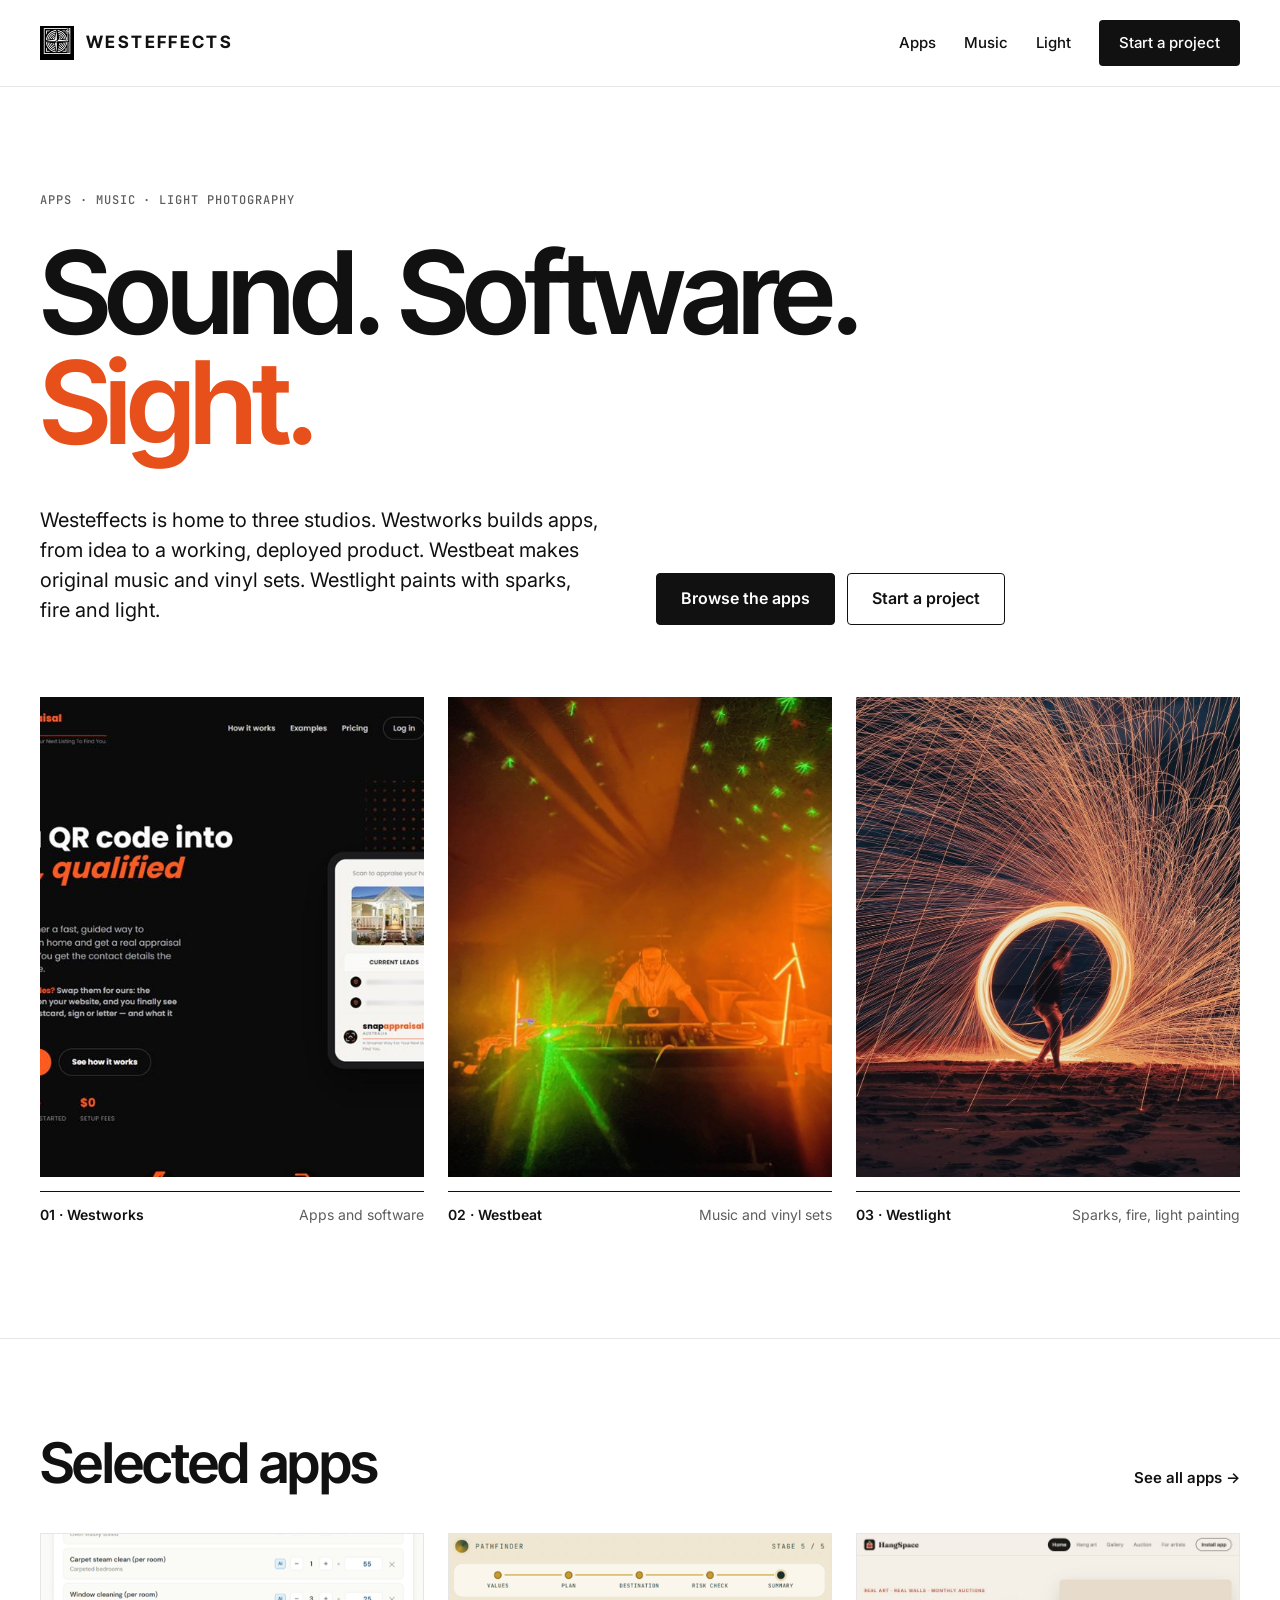
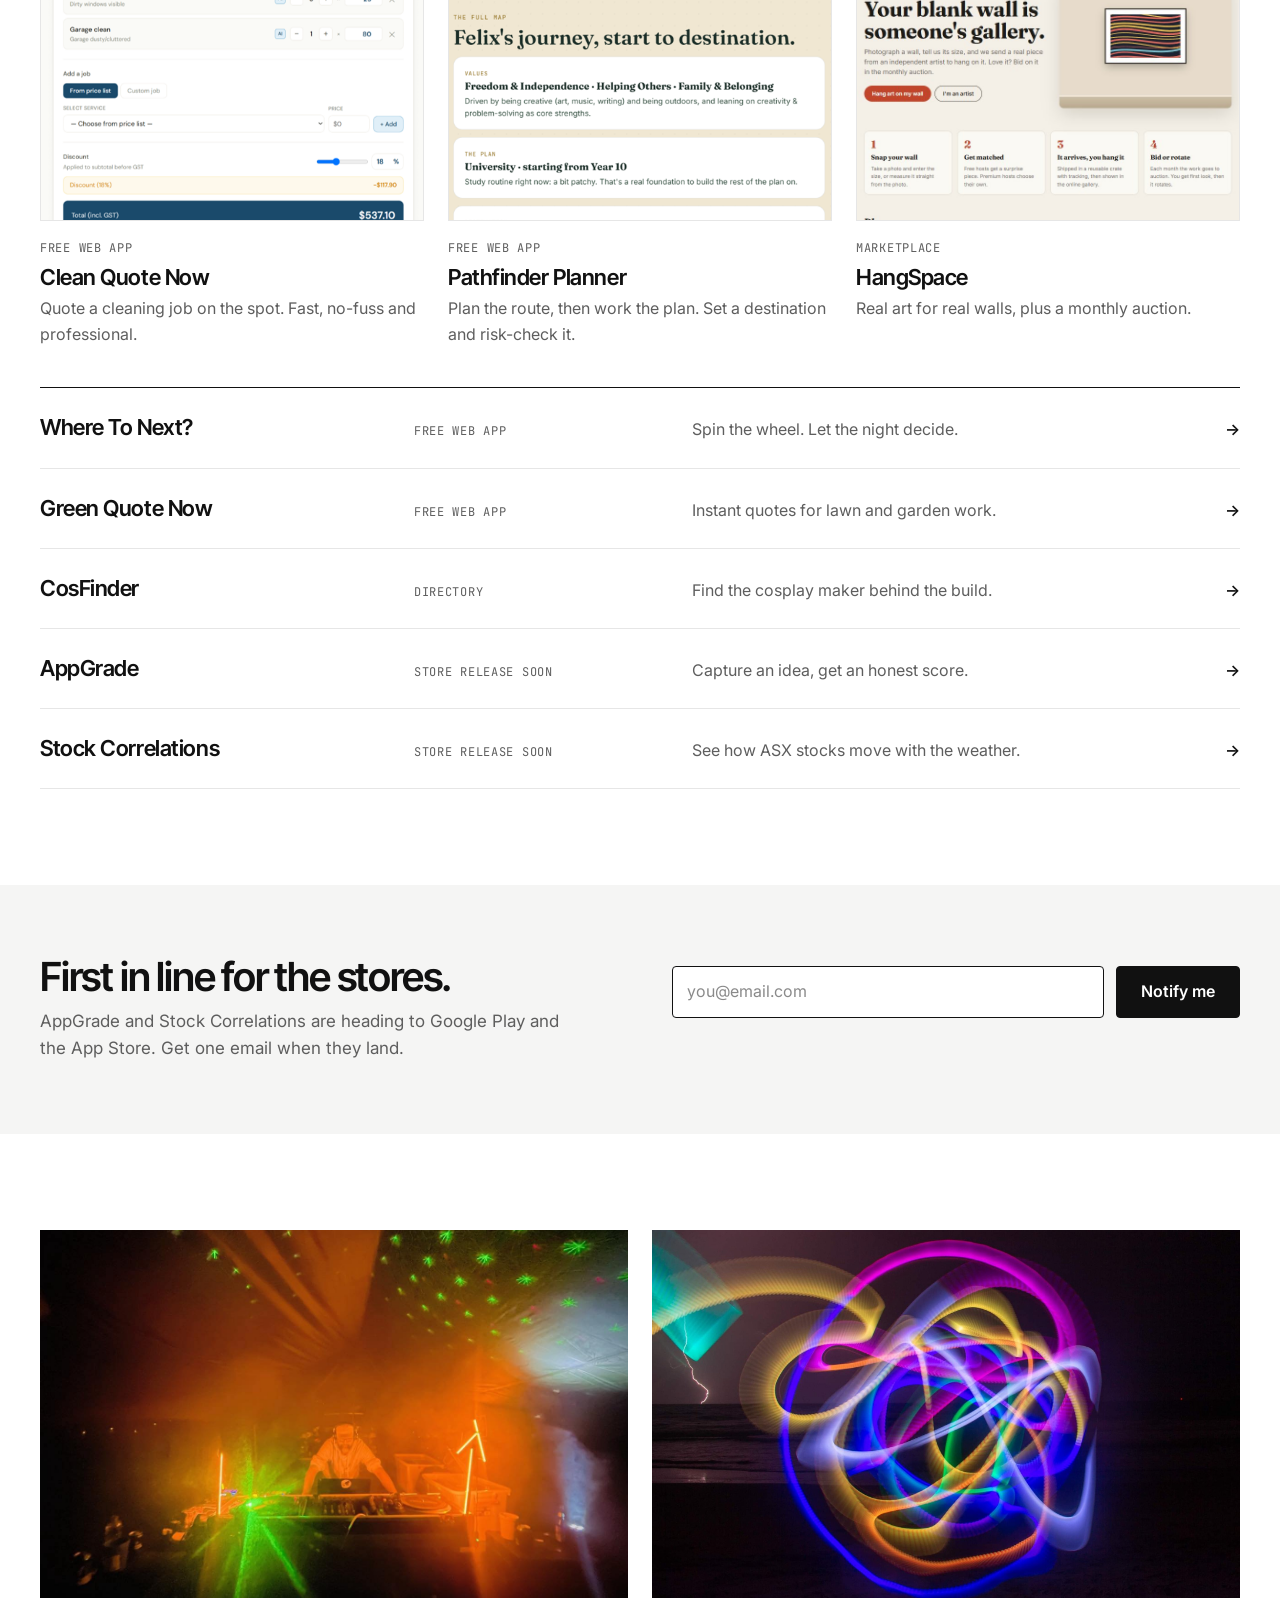
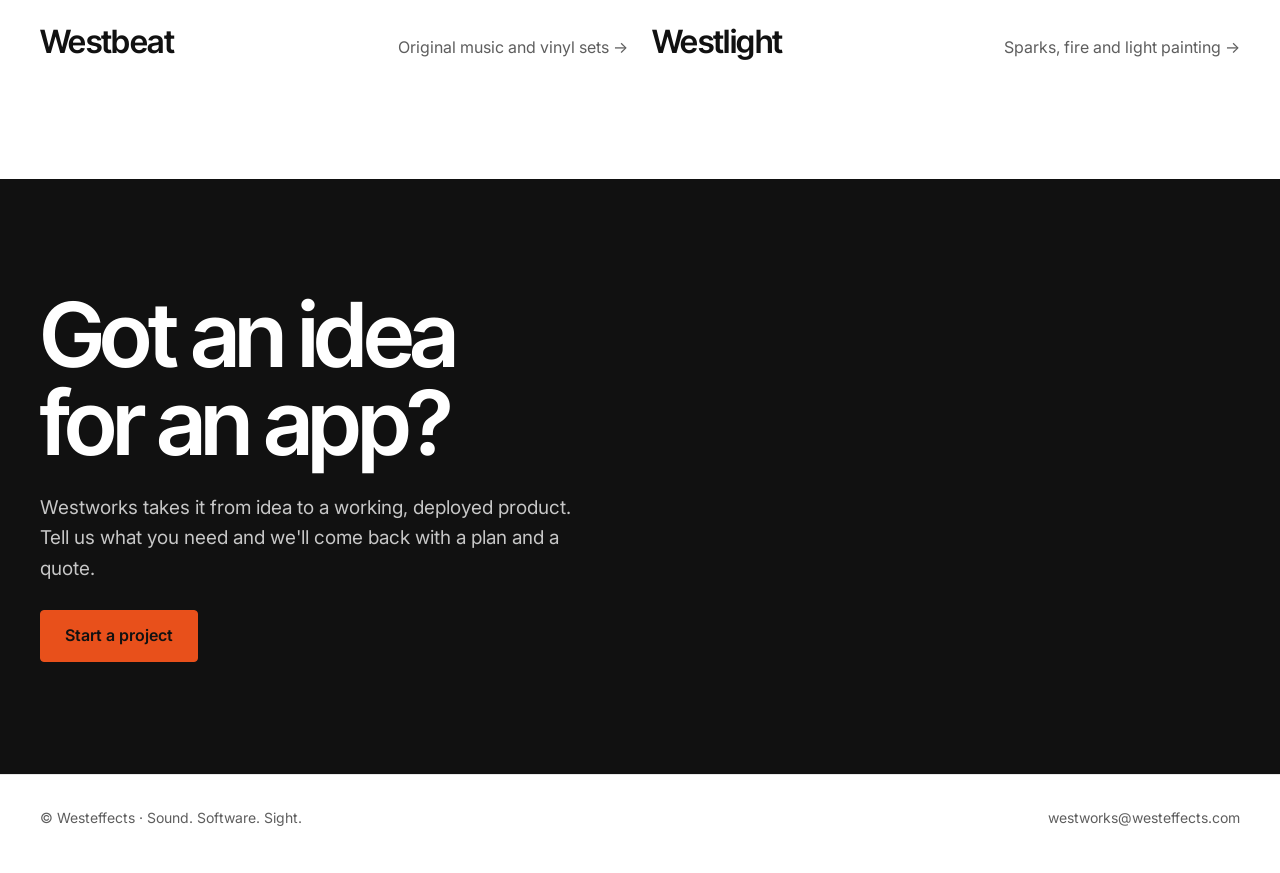
<file: index.html>
<!DOCTYPE html>
<html lang="en">
<head>
<meta charset="UTF-8">
<meta name="viewport" content="width=device-width, initial-scale=1.0">
<title>Westeffects — Apps, Music and Light Photography</title>
<meta name="description" content="Westeffects is the home of Westworks (apps and software), Westbeat (music) and Westlight (light photography). Try the apps free, or get a custom app built.">
<meta property="og:title" content="Westeffects">
<meta property="og:description" content="Sound. Software. Sight. Free web apps, store releases coming, and custom builds.">
<meta property="og:type" content="website">
<meta property="og:url" content="https://westeffects.com">
<meta property="og:image" content="https://westeffects.com/westlight/full/sparks-02.jpg">
<link rel="icon" href="/assets/favicon.png">
<link rel="preconnect" href="https://fonts.googleapis.com">
<link rel="preconnect" href="https://fonts.gstatic.com" crossorigin>
<link href="https://fonts.googleapis.com/css2?family=Inter+Tight:wght@500;600;700&family=Inter:wght@400;500;600&family=JetBrains+Mono:wght@400;500&display=swap" rel="stylesheet">
<link rel="stylesheet" href="/assets/styles.css">
</head>
<body>
<header class="top">
  <div class="wrap">
    <nav class="nav" aria-label="Main">
      <a class="brand" href="/"><img src="/assets/emblem-256.png" alt="Westeffects compass emblem" width="34" height="34"><span>WESTEFFECTS</span></a>
      <div class="menu">
        <a href="/westworks/">Apps</a><a href="/westbeat/">Music</a><a href="/westlight/">Light</a>
        <a class="cta" href="/westworks/#build">Start a project</a>
      </div>
    </nav>
  </div>
</header>

<div class="wrap">
  <section class="hero" aria-labelledby="hero-h">
    <span class="kicker">Apps · Music · Light photography</span>
    <h1 class="disp" id="hero-h">Sound. Software.<br><span class="accent">Sight.</span></h1>
    <div class="hero-foot">
      <p class="lead">Westeffects is home to three studios. Westworks builds apps, from idea to a working, deployed product. Westbeat makes original music and vinyl sets. Westlight paints with sparks, fire and light.</p>
      <div class="row"><a class="btn" href="/westworks/">Browse the apps</a><a class="btn ghost" href="/westworks/#build">Start a project</a></div>
    </div>
  </section>

  <section class="trio" aria-label="The three studios">
    <a href="/westworks/"><figure><img src="/westworks/img/snap-appraisal.jpg" alt="Snap Appraisal, built by Westworks"><figcaption><b>01 · Westworks</b><span>Apps and software</span></figcaption></figure></a>
    <a href="/westbeat/"><figure><img src="/assets/live-set.jpg" alt="Westbeat DJ playing vinyl at a live set"><figcaption><b>02 · Westbeat</b><span>Music and vinyl sets</span></figcaption></figure></a>
    <a href="/westlight/"><figure><img src="/westlight/full/sparks-02.jpg" alt="Person inside a ring of steel wool sparks"><figcaption><b>03 · Westlight</b><span>Sparks, fire, light painting</span></figcaption></figure></a>
  </section>
</div>

<div class="rule"></div>

<div class="wrap">
  <section class="block" aria-labelledby="now" style="padding-top:96px">
    <div class="head-row"><h2 class="disp" id="now">Selected apps</h2><a class="link-more" href="/westworks/">See all apps →</a></div>
    <div class="grid">
      <article class="app"><a class="shot" href="https://cleanquotenow.netlify.app" target="_blank" rel="noopener"><img src="/westworks/assets/Clean%20Quote.png" alt="Clean Quote Now screenshot" loading="lazy"></a><div class="body"><span class="tag">Free web app</span><h3 class="disp">Clean Quote Now</h3><p>Quote a cleaning job on the spot. Fast, no-fuss and professional.</p></div></article>
      <article class="app"><a class="shot" href="https://pathfinderplanner.netlify.app" target="_blank" rel="noopener"><img src="/westworks/assets/Pathway.png" alt="Pathfinder Planner screenshot" loading="lazy"></a><div class="body"><span class="tag">Free web app</span><h3 class="disp">Pathfinder Planner</h3><p>Plan the route, then work the plan. Set a destination and risk-check it.</p></div></article>
      <article class="app"><a class="shot" href="https://hangspace-app.netlify.app" target="_blank" rel="noopener"><img src="/westworks/img/hangspace.jpg" alt="HangSpace screenshot" loading="lazy"></a><div class="body"><span class="tag">Marketplace</span><h3 class="disp">HangSpace</h3><p>Real art for real walls, plus a monthly auction.</p></div></article>
    </div>
    <ul class="applist">
      <li><a href="https://hey-where-to-next.netlify.app" target="_blank" rel="noopener"><span class="n">Where To Next?</span><span class="k">Free web app</span><span class="d">Spin the wheel. Let the night decide.</span><span class="ar" aria-hidden="true">→</span></a></li>
      <li><a href="https://greenquote.netlify.app" target="_blank" rel="noopener"><span class="n">Green Quote Now</span><span class="k">Free web app</span><span class="d">Instant quotes for lawn and garden work.</span><span class="ar" aria-hidden="true">→</span></a></li>
      <li><a href="https://cosfinder-app.netlify.app" target="_blank" rel="noopener"><span class="n">CosFinder</span><span class="k">Directory</span><span class="d">Find the cosplay maker behind the build.</span><span class="ar" aria-hidden="true">→</span></a></li>
      <li><a href="https://appgradeappideas.netlify.app" target="_blank" rel="noopener"><span class="n">AppGrade</span><span class="k">Store release soon</span><span class="d">Capture an idea, get an honest score.</span><span class="ar" aria-hidden="true">→</span></a></li>
      <li><a href="https://stockcorrelation.netlify.app" target="_blank" rel="noopener"><span class="n">Stock Correlations</span><span class="k">Store release soon</span><span class="d">See how ASX stocks move with the weather.</span><span class="ar" aria-hidden="true">→</span></a></li>
    </ul>
  </section>
</div>

<section class="band" id="notify" aria-labelledby="notify-h">
  <div class="wrap">
    <div class="txt"><h2 class="disp" id="notify-h">First in line for the stores.</h2><p>AppGrade and Stock Correlations are heading to Google Play and the App Store. Get one email when they land.</p></div>
    <div class="side">
      <form class="cap" name="store-launch" method="POST" data-success="You are on the list. We will email you at launch.">
        <input type="hidden" name="form-name" value="store-launch">
        <p class="hp"><label>Leave this empty <input name="bot-field"></label></p>
        <div class="frow"><label class="sr" for="e1">Email address</label><input class="field" id="e1" name="email" type="email" required placeholder="you@email.com" autocomplete="email"><button class="btn" type="submit">Notify me</button></div>
        <p class="msg" role="status" aria-live="polite"></p>
      </form>
    </div>
  </div>
</section>

<div class="wrap">
  <section class="studios" aria-label="More from Westeffects">
    <a class="feature" href="/westbeat/"><img src="/assets/live-set.jpg" alt="Westbeat DJ playing vinyl at a live set" loading="lazy"><div class="cap"><strong>Westbeat</strong><span>Original music and vinyl sets →</span></div></a>
    <a class="feature" href="/westlight/"><img src="/westlight/full/lp-01.jpg" alt="Light painting by Westlight" loading="lazy"><div class="cap"><strong>Westlight</strong><span>Sparks, fire and light painting →</span></div></a>
  </section>
</div>

<section class="dark" id="build" aria-labelledby="build-h">
  <div class="wrap">
    <h2 class="disp" id="build-h">Got an idea<br>for an app?</h2>
    <p>Westworks takes it from idea to a working, deployed product. Tell us what you need and we'll come back with a plan and a quote.</p>
    <a class="btn on-dark" href="/westworks/#build">Start a project</a>
  </div>
</section>

<footer><div class="wrap"><span>© Westeffects · Sound. Software. Sight.</span><a href="mailto:westworks@westeffects.com">westworks@westeffects.com</a></div></footer>
<script src="/assets/site.js" defer></script>
</body>
</html>
</file>
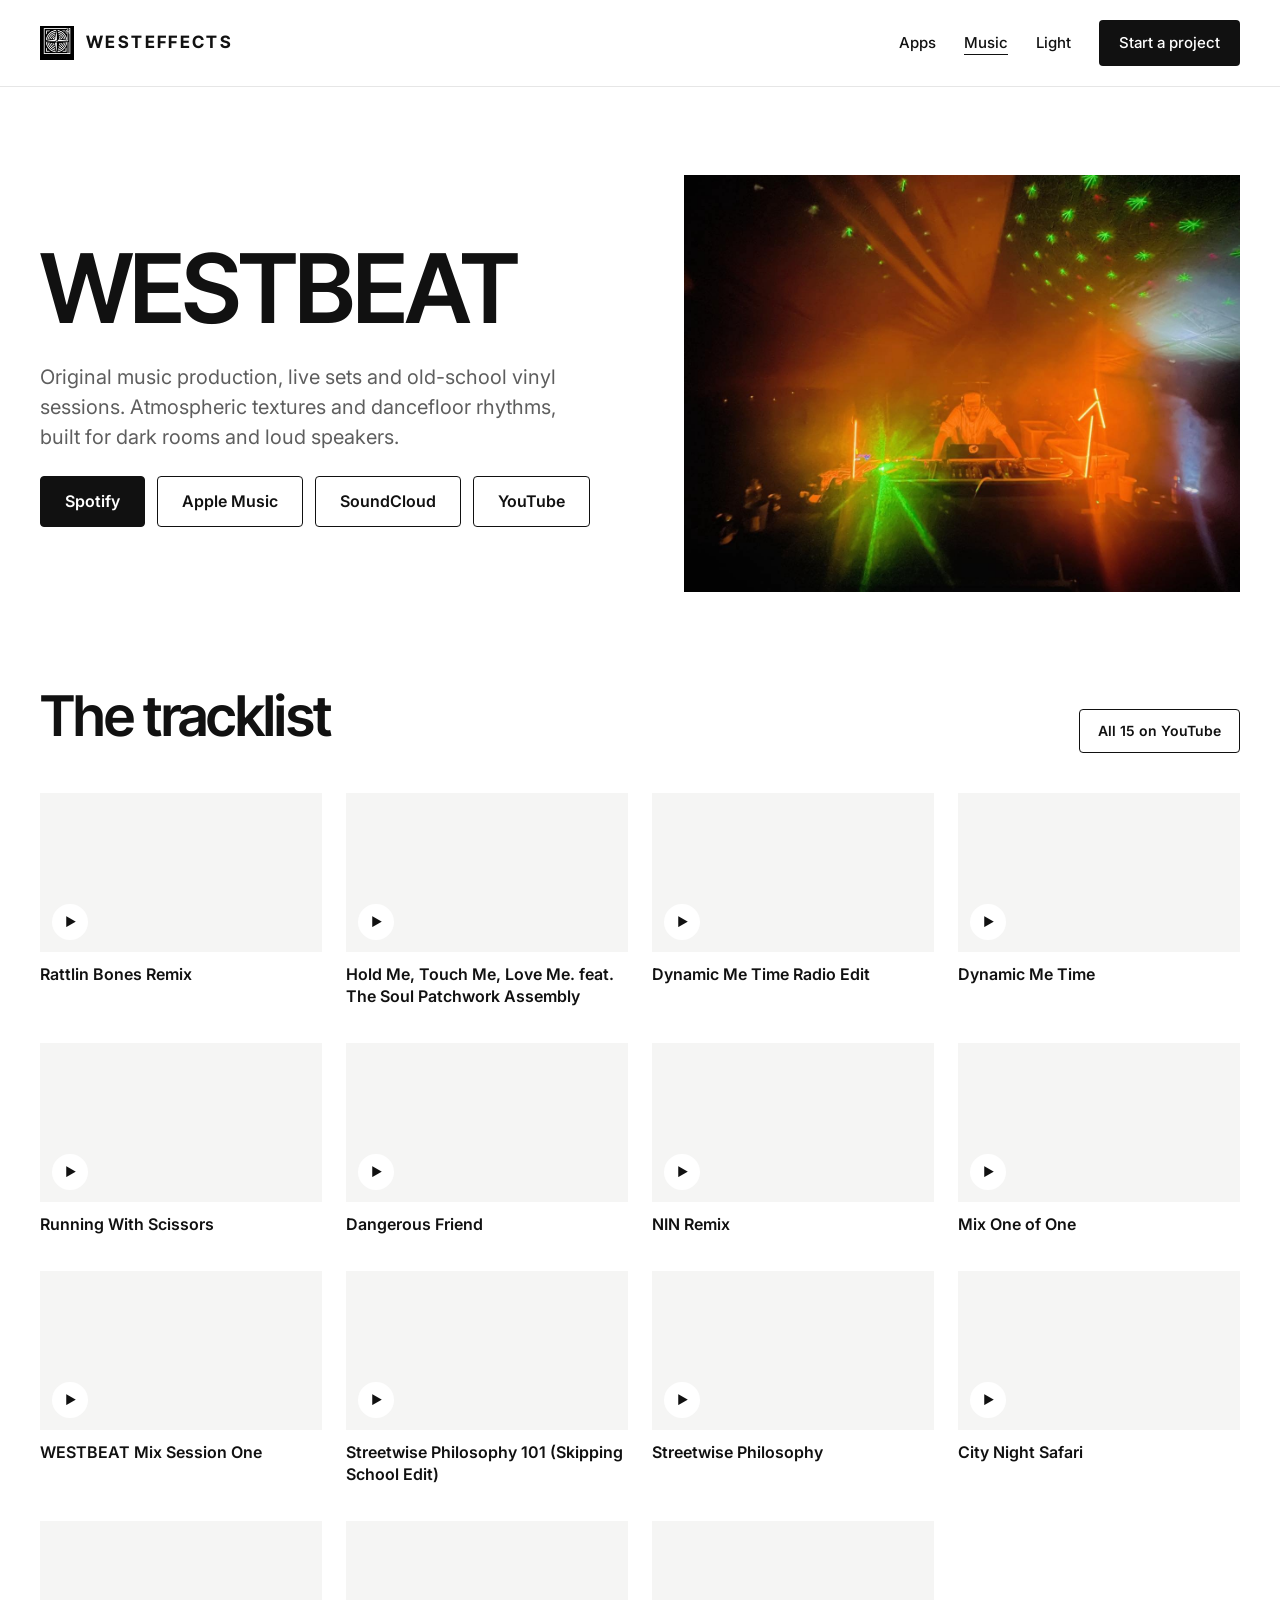
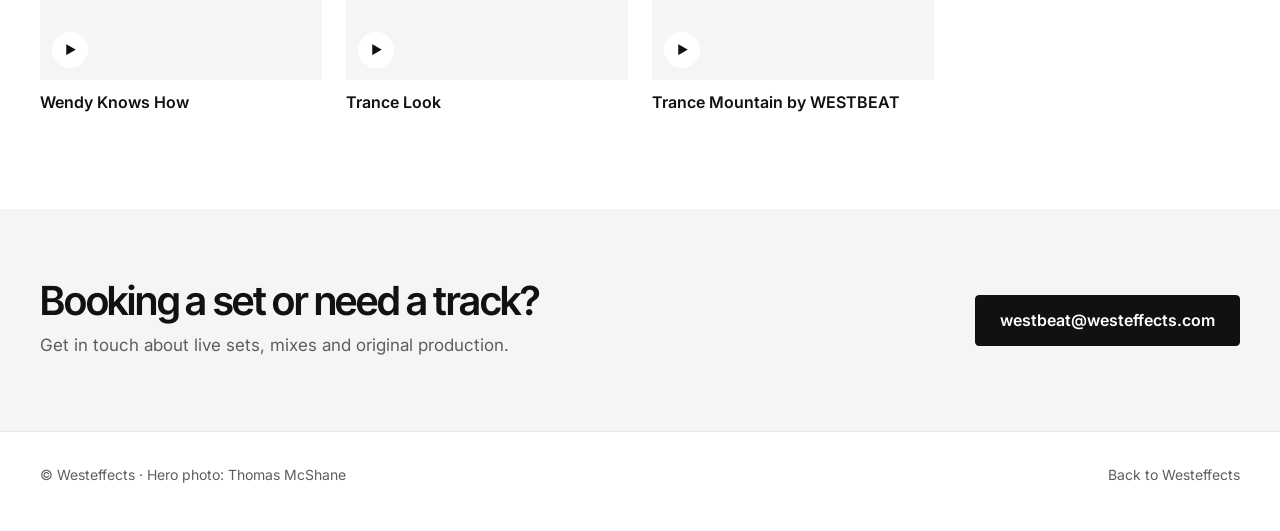
<file: westbeat/index.html>
<!DOCTYPE html>
<html lang="en">
<head>
<meta charset="UTF-8">
<meta name="viewport" content="width=device-width, initial-scale=1.0">
<title>Westbeat — Music and Sound | Westeffects</title>
<meta name="description" content="Westbeat: original music production, live sets and old-school vinyl sessions. Listen on YouTube, Spotify, Apple Music and SoundCloud.">
<link rel="icon" href="/assets/favicon.png">
<link rel="preconnect" href="https://fonts.googleapis.com">
<link rel="preconnect" href="https://fonts.gstatic.com" crossorigin>
<link href="https://fonts.googleapis.com/css2?family=Inter+Tight:wght@500;600;700&family=Inter:wght@400;500;600&family=JetBrains+Mono:wght@400;500&display=swap" rel="stylesheet">
<link rel="stylesheet" href="/assets/styles.css">
</head>
<body>
<header class="top">
  <div class="wrap">
    <nav class="nav" aria-label="Main">
    <a class="brand" href="/"><img src="/assets/emblem-256.png" alt="Westeffects compass emblem" width="34" height="34"><span>WESTEFFECTS</span></a>
    <div class="menu">
      <a href="/westworks/">Apps</a><a href="/westbeat/" aria-current="page">Music</a><a href="/westlight/">Light</a>
      <a class="cta" href="/westworks/#build">Start a project</a>
    </div>
  </nav>
  </div>
</header>

<div class="wrap">

  <header class="split">
    <div class="l">
      <h1 class="disp" style="font-size:clamp(44px,8vw,96px)">WESTBEAT</h1>
      <p class="lead" style="font-size:clamp(17px,2vw,20px);color:var(--muted);max-width:520px">Original music production, live sets and old-school vinyl sessions. Atmospheric textures and dancefloor rhythms, built for dark rooms and loud speakers.</p>
      <div class="row"><a class="btn" href="https://open.spotify.com/artist/5a6KjIK2V9G9QJYHcWZafc" target="_blank" rel="noopener">Spotify</a><a class="btn ghost" href="https://music.apple.com/us/artist/westbeat/552785212" target="_blank" rel="noopener">Apple Music</a><a class="btn ghost" href="https://soundcloud.com/westbeat-sc" target="_blank" rel="noopener">SoundCloud</a><a class="btn ghost" href="https://www.youtube.com/channel/UCq9BjDnObSXhd4F6xk1nn5w" target="_blank" rel="noopener">YouTube</a></div>
    </div>
    <div class="r"><img src="/assets/live-set.jpg" alt="Westbeat DJ playing vinyl at a live set. Photo: Thomas McShane"></div>
  </header>

  <section class="block" aria-labelledby="tl">
    <div class="head-row"><h2 class="disp" id="tl">The tracklist</h2><a class="btn ghost sm" href="https://www.youtube.com/channel/UCq9BjDnObSXhd4F6xk1nn5w" target="_blank" rel="noopener">All 15 on YouTube</a></div>
    <div class="tracks">
      <a class="glass track" href="https://www.youtube.com/watch?v=Dpo0kNrau_4" target="_blank" rel="noopener"><div class="th"><img src="https://img.youtube.com/vi/Dpo0kNrau_4/hqdefault.jpg" alt="" loading="lazy" onerror="this.remove()"><b aria-hidden="true">▶</b></div><div class="tt">Rattlin Bones Remix</div></a>
      <a class="glass track" href="https://www.youtube.com/watch?v=LbVq-XyKvYc" target="_blank" rel="noopener"><div class="th"><img src="https://img.youtube.com/vi/LbVq-XyKvYc/hqdefault.jpg" alt="" loading="lazy" onerror="this.remove()"><b aria-hidden="true">▶</b></div><div class="tt">Hold Me, Touch Me, Love Me. feat. The Soul Patchwork Assembly</div></a>
      <a class="glass track" href="https://www.youtube.com/watch?v=4kYyY1t7k84" target="_blank" rel="noopener"><div class="th"><img src="https://img.youtube.com/vi/4kYyY1t7k84/hqdefault.jpg" alt="" loading="lazy" onerror="this.remove()"><b aria-hidden="true">▶</b></div><div class="tt">Dynamic Me Time Radio Edit</div></a>
      <a class="glass track" href="https://www.youtube.com/watch?v=8NvxY5OrYR0" target="_blank" rel="noopener"><div class="th"><img src="https://img.youtube.com/vi/8NvxY5OrYR0/hqdefault.jpg" alt="" loading="lazy" onerror="this.remove()"><b aria-hidden="true">▶</b></div><div class="tt">Dynamic Me Time</div></a>
      <a class="glass track" href="https://www.youtube.com/watch?v=CcXhav2uwrs" target="_blank" rel="noopener"><div class="th"><img src="https://img.youtube.com/vi/CcXhav2uwrs/hqdefault.jpg" alt="" loading="lazy" onerror="this.remove()"><b aria-hidden="true">▶</b></div><div class="tt">Running With Scissors</div></a>
      <a class="glass track" href="https://www.youtube.com/watch?v=uEY5Pba6KpY" target="_blank" rel="noopener"><div class="th"><img src="https://img.youtube.com/vi/uEY5Pba6KpY/hqdefault.jpg" alt="" loading="lazy" onerror="this.remove()"><b aria-hidden="true">▶</b></div><div class="tt">Dangerous Friend</div></a>
      <a class="glass track" href="https://www.youtube.com/watch?v=u3RGkSMox-8" target="_blank" rel="noopener"><div class="th"><img src="https://img.youtube.com/vi/u3RGkSMox-8/hqdefault.jpg" alt="" loading="lazy" onerror="this.remove()"><b aria-hidden="true">▶</b></div><div class="tt">NIN Remix</div></a>
      <a class="glass track" href="https://www.youtube.com/watch?v=4SW2ZgAfYdM" target="_blank" rel="noopener"><div class="th"><img src="https://img.youtube.com/vi/4SW2ZgAfYdM/hqdefault.jpg" alt="" loading="lazy" onerror="this.remove()"><b aria-hidden="true">▶</b></div><div class="tt">Mix One of One</div></a>
      <a class="glass track" href="https://www.youtube.com/watch?v=VkwYzGyesQo" target="_blank" rel="noopener"><div class="th"><img src="https://img.youtube.com/vi/VkwYzGyesQo/hqdefault.jpg" alt="" loading="lazy" onerror="this.remove()"><b aria-hidden="true">▶</b></div><div class="tt">WESTBEAT Mix Session One</div></a>
      <a class="glass track" href="https://www.youtube.com/watch?v=_OhqLDvJl_M" target="_blank" rel="noopener"><div class="th"><img src="https://img.youtube.com/vi/_OhqLDvJl_M/hqdefault.jpg" alt="" loading="lazy" onerror="this.remove()"><b aria-hidden="true">▶</b></div><div class="tt">Streetwise Philosophy 101 (Skipping School Edit)</div></a>
      <a class="glass track" href="https://www.youtube.com/watch?v=Dahv3SPczKo" target="_blank" rel="noopener"><div class="th"><img src="https://img.youtube.com/vi/Dahv3SPczKo/hqdefault.jpg" alt="" loading="lazy" onerror="this.remove()"><b aria-hidden="true">▶</b></div><div class="tt">Streetwise Philosophy</div></a>
      <a class="glass track" href="https://www.youtube.com/watch?v=FU1nrF82zl4" target="_blank" rel="noopener"><div class="th"><img src="https://img.youtube.com/vi/FU1nrF82zl4/hqdefault.jpg" alt="" loading="lazy" onerror="this.remove()"><b aria-hidden="true">▶</b></div><div class="tt">City Night Safari</div></a>
      <a class="glass track" href="https://www.youtube.com/watch?v=JYsI0Rg2P-U" target="_blank" rel="noopener"><div class="th"><img src="https://img.youtube.com/vi/JYsI0Rg2P-U/hqdefault.jpg" alt="" loading="lazy" onerror="this.remove()"><b aria-hidden="true">▶</b></div><div class="tt">Wendy Knows How</div></a>
      <a class="glass track" href="https://www.youtube.com/watch?v=PhKrFLzXzLE" target="_blank" rel="noopener"><div class="th"><img src="https://img.youtube.com/vi/PhKrFLzXzLE/hqdefault.jpg" alt="" loading="lazy" onerror="this.remove()"><b aria-hidden="true">▶</b></div><div class="tt">Trance Look</div></a>
      <a class="glass track" href="https://www.youtube.com/watch?v=DT7J2Pi8-xg" target="_blank" rel="noopener"><div class="th"><img src="https://img.youtube.com/vi/DT7J2Pi8-xg/hqdefault.jpg" alt="" loading="lazy" onerror="this.remove()"><b aria-hidden="true">▶</b></div><div class="tt">Trance Mountain by WESTBEAT</div></a>
    </div>
  </section>
</div>

<section class="band" style="margin-bottom:0;border-bottom:0">
  <div class="wrap" style="justify-content:space-between">
    <div class="txt"><h2 class="disp">Booking a set or need a track?</h2><p>Get in touch about live sets, mixes and original production.</p></div>
    <a class="btn" href="mailto:westbeat@westeffects.com">westbeat@westeffects.com</a>
  </div>
</section>
<footer><div class="wrap"><span>© Westeffects · Hero photo: Thomas McShane</span><a href="/">Back to Westeffects</a></div></footer>
<script src="/assets/site.js" defer></script>
</body>
</html>
</file>
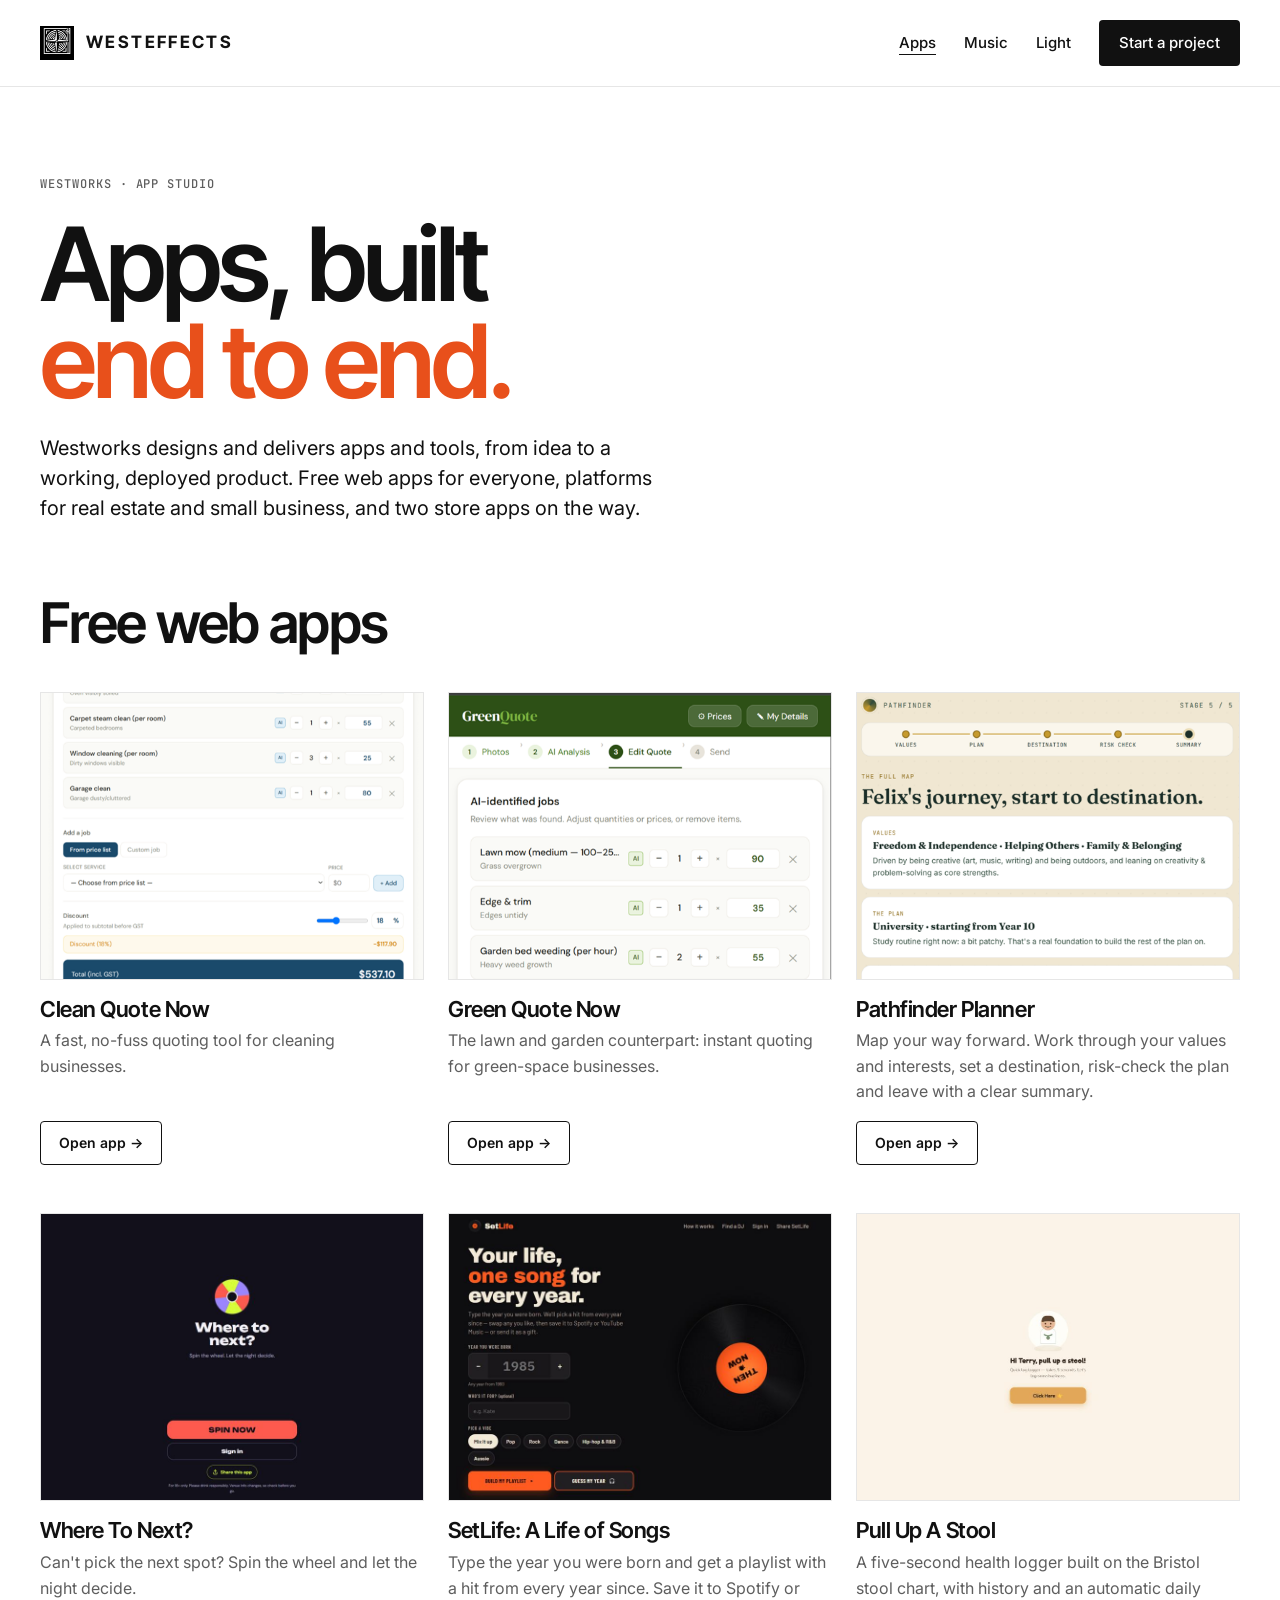
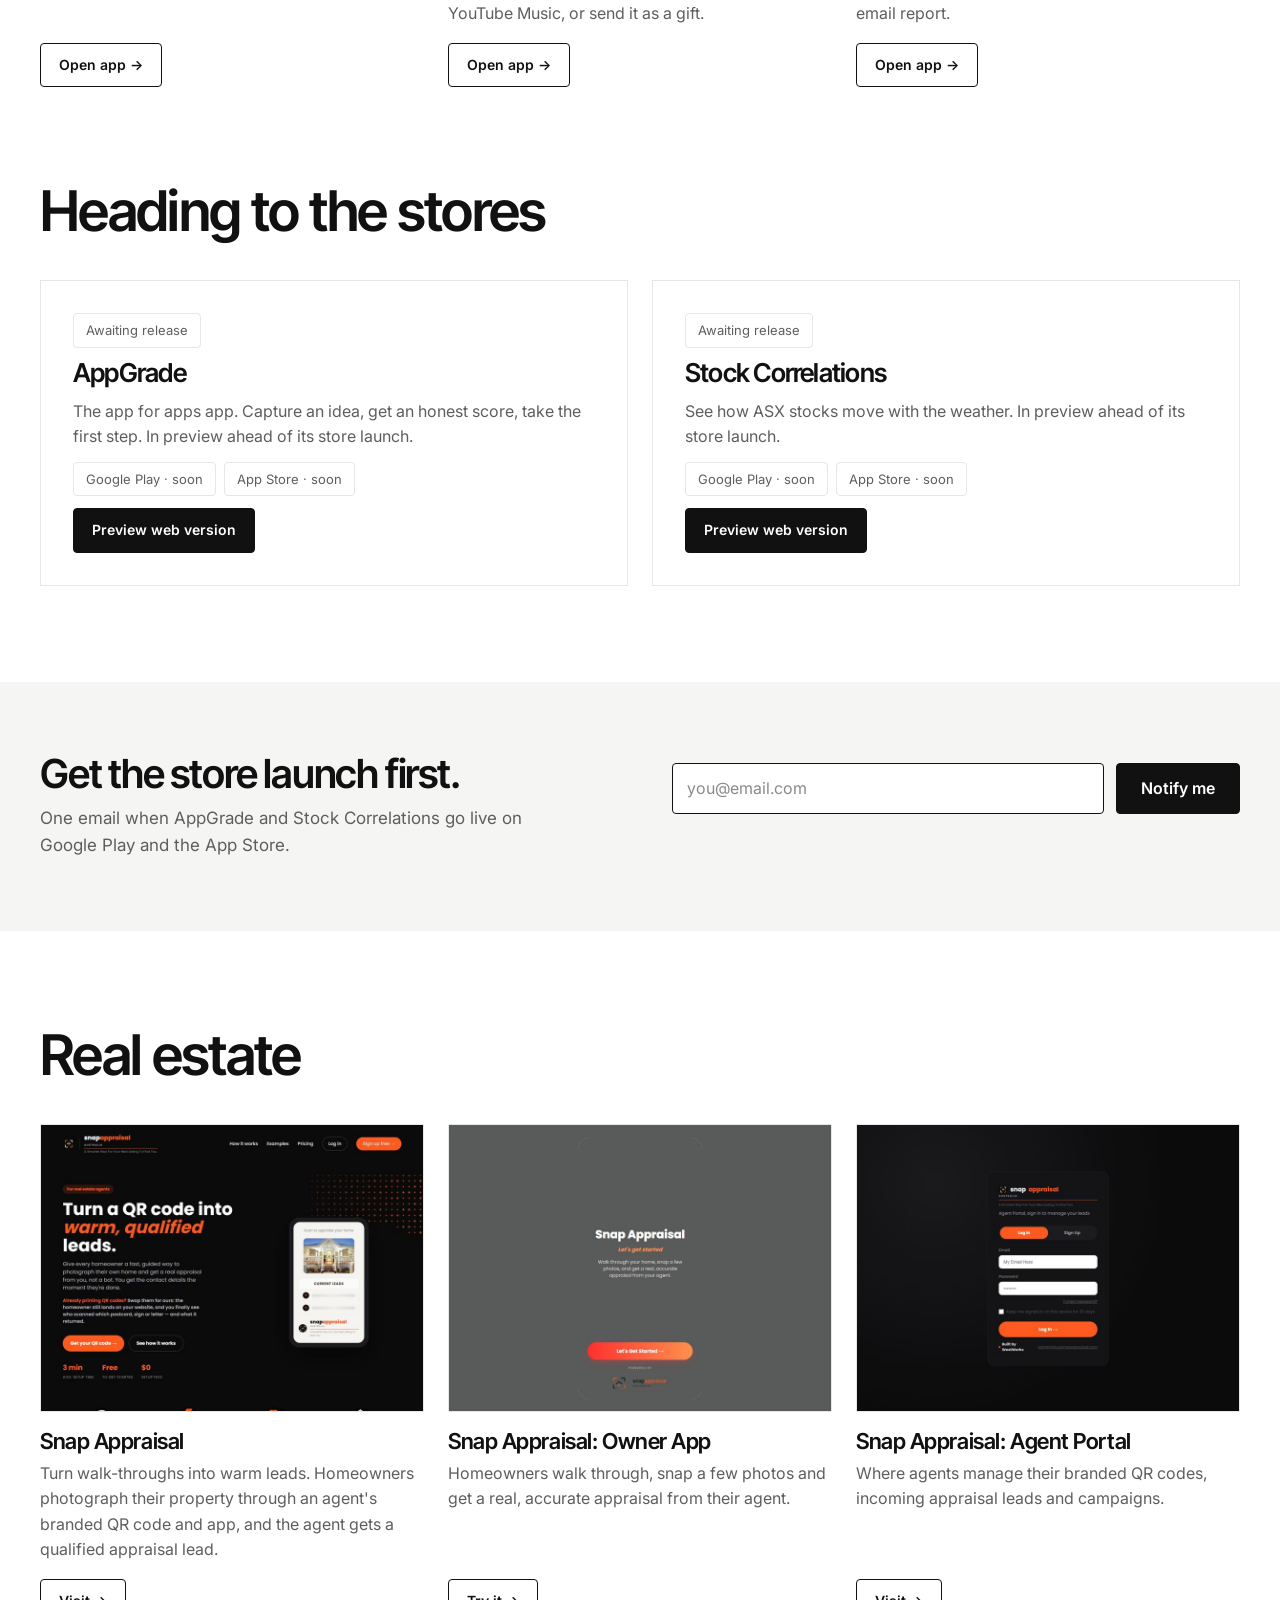
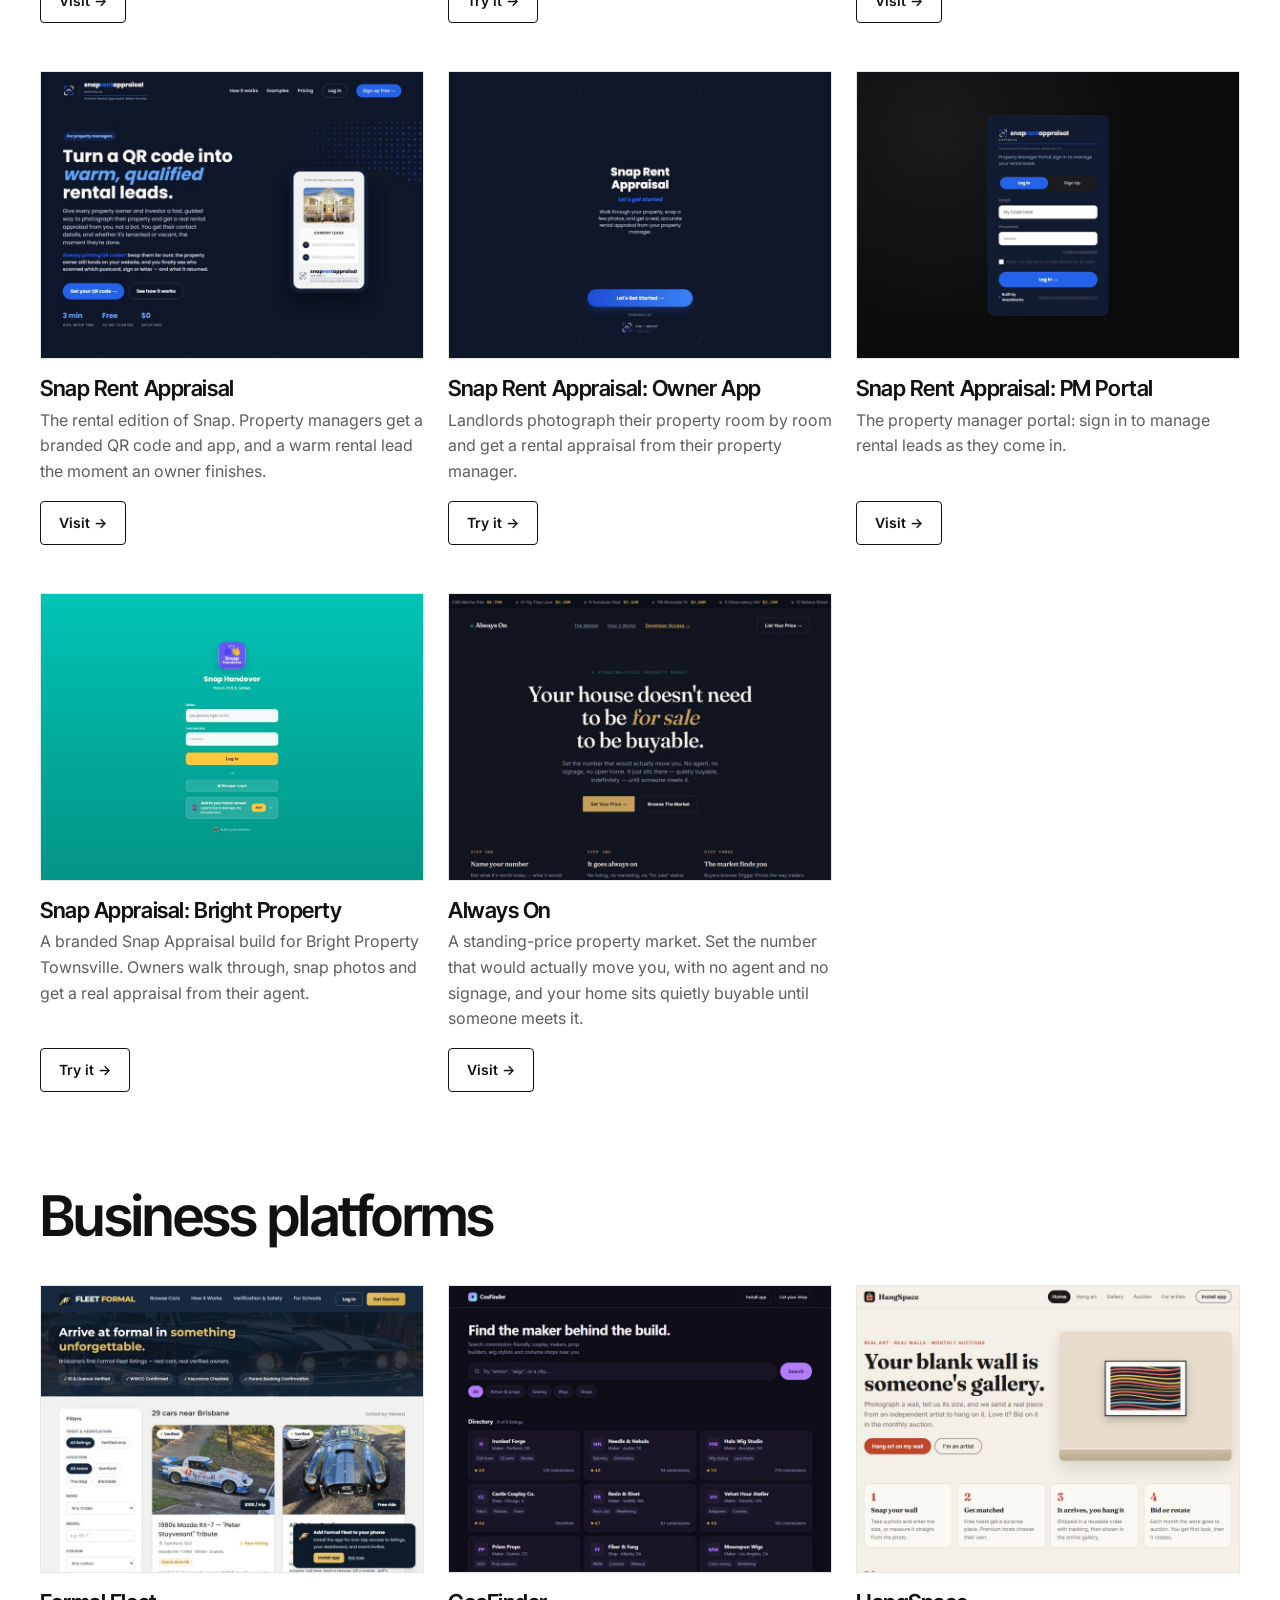
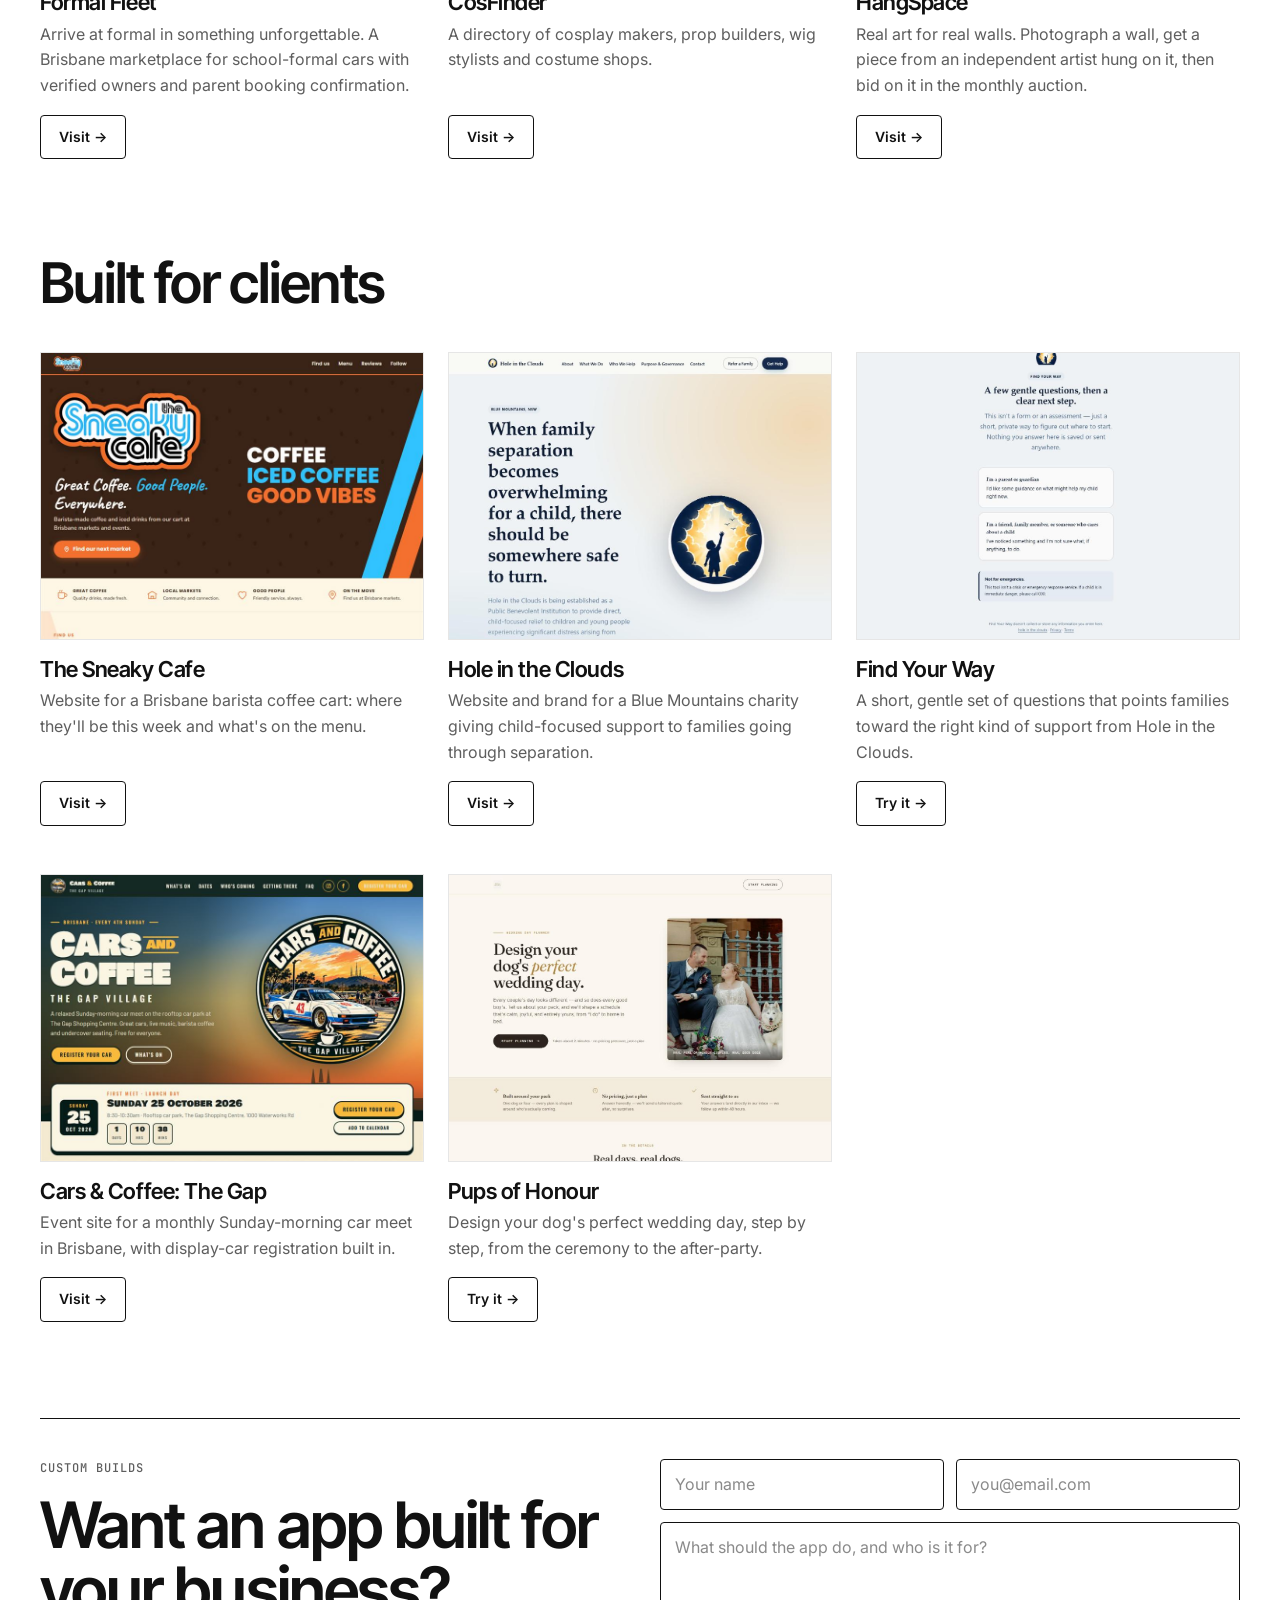
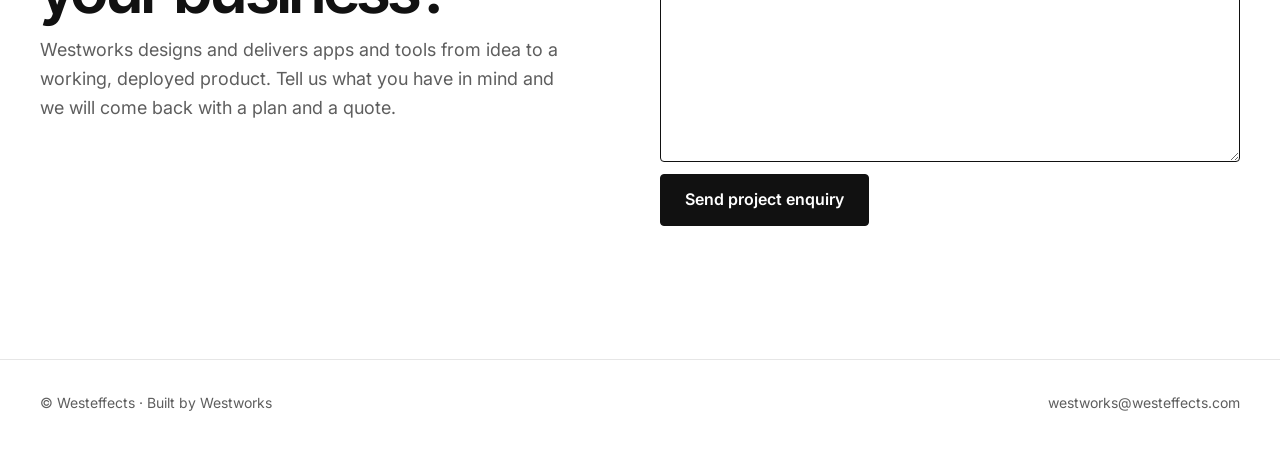
<file: westworks/index.html>
<!DOCTYPE html>
<html lang="en">
<head>
<meta charset="UTF-8">
<meta name="viewport" content="width=device-width, initial-scale=1.0">
<title>Westworks — Apps and Software, Built End-to-end | Westeffects</title>
<meta name="description" content="Westworks designs and delivers apps and tools, from idea to a working, deployed product. Free web apps, store releases coming, and custom builds.">
<link rel="icon" href="/assets/favicon.png">
<link rel="preconnect" href="https://fonts.googleapis.com">
<link rel="preconnect" href="https://fonts.gstatic.com" crossorigin>
<link href="https://fonts.googleapis.com/css2?family=Inter+Tight:wght@500;600;700&family=Inter:wght@400;500;600&family=JetBrains+Mono:wght@400;500&display=swap" rel="stylesheet">
<link rel="stylesheet" href="/assets/styles.css">
</head>
<body>
<header class="top">
  <div class="wrap">
    <nav class="nav" aria-label="Main">
    <a class="brand" href="/"><img src="/assets/emblem-256.png" alt="Westeffects compass emblem" width="34" height="34"><span>WESTEFFECTS</span></a>
    <div class="menu">
      <a href="/westworks/" aria-current="page">Apps</a><a href="/westbeat/">Music</a><a href="/westlight/">Light</a>
      <a class="cta" href="#build">Start a project</a>
    </div>
  </nav>
  </div>
</header>

<div class="wrap">

  <header class="page-head">
    <span class="kicker">Westworks · app studio</span>
    <h1 class="disp">Apps, built<br><span class="accent">end to end.</span></h1>
    <p>Westworks designs and delivers apps and tools, from idea to a working, deployed product. Free web apps for everyone, platforms for real estate and small business, and two store apps on the way.</p>
  </header>

  <section class="block" id="apps-for-the-people" aria-labelledby="free-h">
    <h2 class="disp" id="free-h">Free web apps</h2>
    <div class="grid">
      <!-- To add a real screenshot: replace the <div class="scr">…</div> with <img src="img/NAME.jpg" alt="NAME screenshot" loading="lazy"> -->
      <article class="glass app"><div class="shot"><img src="assets/Clean%20Quote.png" alt="Clean Quote Now screenshot" loading="lazy"></div><div class="body"><h3 class="disp">Clean Quote Now</h3><p>A fast, no-fuss quoting tool for cleaning businesses.</p><a class="btn ghost sm go" href="https://cleanquotenow.netlify.app" target="_blank" rel="noopener">Open app →</a></div></article>
      <article class="glass app"><div class="shot"><img src="assets/Green%20Quote.png" alt="Green Quote Now screenshot" loading="lazy"></div><div class="body"><h3 class="disp">Green Quote Now</h3><p>The lawn and garden counterpart: instant quoting for green-space businesses.</p><a class="btn ghost sm go" href="https://greenquote.netlify.app" target="_blank" rel="noopener">Open app →</a></div></article>
      <article class="glass app"><div class="shot"><img src="assets/Pathway.png" alt="Pathfinder Planner screenshot" loading="lazy"></div><div class="body"><h3 class="disp">Pathfinder Planner</h3><p>Map your way forward. Work through your values and interests, set a destination, risk-check the plan and leave with a clear summary.</p><a class="btn ghost sm go" href="https://pathfinderplanner.netlify.app" target="_blank" rel="noopener">Open app →</a></div></article>
      <article class="glass app"><div class="shot"><img src="img/where-to-next.jpg" alt="Where To Next? screenshot" loading="lazy"></div><div class="body"><h3 class="disp">Where To Next?</h3><p>Can't pick the next spot? Spin the wheel and let the night decide.</p><a class="btn ghost sm go" href="https://hey-where-to-next.netlify.app" target="_blank" rel="noopener">Open app →</a></div></article>
      <article class="glass app"><div class="shot"><img src="img/setlife-songs.jpg" alt="SetLife screenshot" loading="lazy"></div><div class="body"><h3 class="disp">SetLife: A Life of Songs</h3><p>Type the year you were born and get a playlist with a hit from every year since. Save it to Spotify or YouTube Music, or send it as a gift.</p><a class="btn ghost sm go" href="https://setlifealifeofsongs.netlify.app" target="_blank" rel="noopener">Open app →</a></div></article>
      <article class="glass app"><div class="shot"><img src="assets/Pull%20Up%20A%20Stool.jpg" alt="Pull Up A Stool screenshot" loading="lazy"></div><div class="body"><h3 class="disp">Pull Up A Stool</h3><p>A five-second health logger built on the Bristol stool chart, with history and an automatic daily email report.</p><a class="btn ghost sm go" href="https://pull-up-a-stool.netlify.app" target="_blank" rel="noopener">Open app →</a></div></article>
    </div>
  </section>

  <section class="block" id="apps-in-review" aria-labelledby="store-h">
    <h2 class="disp" id="store-h">Heading to the stores</h2>
    <div class="grid" style="grid-template-columns:repeat(auto-fit,minmax(min(100%,420px),1fr))">
      <article class="glass store"><div class="glyph">↑</div><div class="info"><span class="badges"><span>Awaiting release</span></span><h3 class="disp" style="font-size:26px">AppGrade</h3><p style="color:var(--muted)">The app for apps app. Capture an idea, get an honest score, take the first step. In preview ahead of its store launch.</p><div class="badges"><span>Google Play · soon</span><span>App Store · soon</span></div><a class="btn sm go" href="https://appgradeappideas.netlify.app" target="_blank" rel="noopener" style="align-self:flex-start">Preview web version</a></div></article>
      <article class="glass store"><div class="glyph">≈</div><div class="info"><span class="badges"><span>Awaiting release</span></span><h3 class="disp" style="font-size:26px">Stock Correlations</h3><p style="color:var(--muted)">See how ASX stocks move with the weather. In preview ahead of its store launch.</p><div class="badges"><span>Google Play · soon</span><span>App Store · soon</span></div><a class="btn sm go" href="https://stockcorrelation.netlify.app" target="_blank" rel="noopener" style="align-self:flex-start">Preview web version</a></div></article>
    </div>
  </section>
</div>

<section class="band" id="notify" aria-labelledby="notify-h">
  <div class="wrap">
    <div class="txt"><h2 class="disp" id="notify-h">Get the store launch first.</h2><p>One email when AppGrade and Stock Correlations go live on Google Play and the App Store.</p></div>
    <div class="side">
      <form class="cap" name="store-launch" method="POST" data-success="You are on the list. We will email you at launch.">
        <input type="hidden" name="form-name" value="store-launch">
        <p class="hp"><label>Leave this empty <input name="bot-field"></label></p>
        <div class="frow"><label class="sr" for="e2">Email address</label><input class="field" id="e2" name="email" type="email" required placeholder="you@email.com" autocomplete="email"><button class="btn" type="submit">Notify me</button></div>
        <p class="msg" role="status" aria-live="polite"></p>
      </form>
    </div>
  </div>
</section>

<div class="wrap">
  <section class="block" id="real-estate" aria-labelledby="realestate-h">
    <h2 class="disp" id="realestate-h">Real estate</h2>
    <div class="grid">
      <article class="glass app"><div class="shot"><img src="img/snap-appraisal.jpg" alt="Snap Appraisal screenshot" loading="lazy"></div><div class="body"><h3 class="disp">Snap Appraisal</h3><p>Turn walk-throughs into warm leads. Homeowners photograph their property through an agent's branded QR code and app, and the agent gets a qualified appraisal lead.</p><a class="btn ghost sm go" href="https://austsnapappraisal.com" target="_blank" rel="noopener">Visit →</a></div></article>
      <article class="glass app"><div class="shot"><img src="img/snap-appraisal-app.jpg" alt="Snap Appraisal owner app screenshot" loading="lazy"></div><div class="body"><h3 class="disp">Snap Appraisal: Owner App</h3><p>Homeowners walk through, snap a few photos and get a real, accurate appraisal from their agent.</p><a class="btn ghost sm go" href="https://app.austsnapappraisal.com" target="_blank" rel="noopener">Try it →</a></div></article>
      <article class="glass app"><div class="shot"><img src="img/snap-appraisal-portal.jpg" alt="Snap Appraisal agent portal screenshot" loading="lazy"></div><div class="body"><h3 class="disp">Snap Appraisal: Agent Portal</h3><p>Where agents manage their branded QR codes, incoming appraisal leads and campaigns.</p><a class="btn ghost sm go" href="https://portal.austsnapappraisal.com" target="_blank" rel="noopener">Visit →</a></div></article>
      <article class="glass app"><div class="shot"><img src="img/snap-rent.jpg" alt="Snap Rent Appraisal screenshot" loading="lazy"></div><div class="body"><h3 class="disp">Snap Rent Appraisal</h3><p>The rental edition of Snap. Property managers get a branded QR code and app, and a warm rental lead the moment an owner finishes.</p><a class="btn ghost sm go" href="https://snaprentappraisal.com" target="_blank" rel="noopener">Visit →</a></div></article>
      <article class="glass app"><div class="shot"><img src="img/snap-rent-app.jpg" alt="Snap Rent Appraisal owner app screenshot" loading="lazy"></div><div class="body"><h3 class="disp">Snap Rent Appraisal: Owner App</h3><p>Landlords photograph their property room by room and get a rental appraisal from their property manager.</p><a class="btn ghost sm go" href="https://app.snaprentappraisal.com" target="_blank" rel="noopener">Try it →</a></div></article>
      <article class="glass app"><div class="shot"><img src="img/snap-rent-portal.jpg" alt="Snap Rent Appraisal property manager portal screenshot" loading="lazy"></div><div class="body"><h3 class="disp">Snap Rent Appraisal: PM Portal</h3><p>The property manager portal: sign in to manage rental leads as they come in.</p><a class="btn ghost sm go" href="https://portal.snaprentappraisal.com" target="_blank" rel="noopener">Visit →</a></div></article>
      <article class="glass app"><div class="shot"><img src="assets/Snap%20Handover.jpg" alt="Snap Appraisal for Bright Property Townsville screenshot" loading="lazy"></div><div class="body"><h3 class="disp">Snap Appraisal: Bright Property</h3><p>A branded Snap Appraisal build for Bright Property Townsville. Owners walk through, snap photos and get a real appraisal from their agent.</p><a class="btn ghost sm go" href="https://snaphandover.netlify.app" target="_blank" rel="noopener">Try it →</a></div></article>
      <article class="glass app"><div class="shot"><img src="img/always-on.jpg" alt="Always On screenshot" loading="lazy"></div><div class="body"><h3 class="disp">Always On</h3><p>A standing-price property market. Set the number that would actually move you, with no agent and no signage, and your home sits quietly buyable until someone meets it.</p><a class="btn ghost sm go" href="https://always-on-always.netlify.app" target="_blank" rel="noopener">Visit →</a></div></article>
    </div>
  </section>

  <section class="block" id="platforms" aria-labelledby="platforms-h">
    <h2 class="disp" id="platforms-h">Business platforms</h2>
    <div class="grid">
      <article class="glass app"><div class="shot"><img src="img/formal-fleet.jpg" alt="Formal Fleet screenshot" loading="lazy"></div><div class="body"><h3 class="disp">Formal Fleet</h3><p>Arrive at formal in something unforgettable. A Brisbane marketplace for school-formal cars with verified owners and parent booking confirmation.</p><a class="btn ghost sm go" href="https://fleetformal.com" target="_blank" rel="noopener">Visit →</a></div></article>
      <article class="glass app"><div class="shot"><img src="img/cosfinder.jpg" alt="CosFinder screenshot" loading="lazy"></div><div class="body"><h3 class="disp">CosFinder</h3><p>A directory of cosplay makers, prop builders, wig stylists and costume shops.</p><a class="btn ghost sm go" href="https://cosfinder-app.netlify.app" target="_blank" rel="noopener">Visit →</a></div></article>
      <article class="glass app"><div class="shot"><img src="img/hangspace.jpg" alt="HangSpace screenshot" loading="lazy"></div><div class="body"><h3 class="disp">HangSpace</h3><p>Real art for real walls. Photograph a wall, get a piece from an independent artist hung on it, then bid on it in the monthly auction.</p><a class="btn ghost sm go" href="https://hangspace-app.netlify.app" target="_blank" rel="noopener">Visit →</a></div></article>
    </div>
  </section>

  <section class="block" id="client-builds" aria-labelledby="clients-h">
    <h2 class="disp" id="clients-h">Built for clients</h2>
    <div class="grid">
      <article class="glass app"><div class="shot"><img src="img/sneaky-cafe.jpg" alt="The Sneaky Cafe website screenshot" loading="lazy"></div><div class="body"><h3 class="disp">The Sneaky Cafe</h3><p>Website for a Brisbane barista coffee cart: where they'll be this week and what's on the menu.</p><a class="btn ghost sm go" href="https://sneakycafe.com" target="_blank" rel="noopener">Visit →</a></div></article>
      <article class="glass app"><div class="shot"><img src="assets/Hole%20In%20The%20Clouds.jpg" alt="Hole in the Clouds website screenshot" loading="lazy"></div><div class="body"><h3 class="disp">Hole in the Clouds</h3><p>Website and brand for a Blue Mountains charity giving child-focused support to families going through separation.</p><a class="btn ghost sm go" href="https://holeintheclouds.org" target="_blank" rel="noopener">Visit →</a></div></article>
      <article class="glass app"><div class="shot"><img src="assets/HITC%20Find%20Your%20Way.jpg" alt="Find Your Way screenshot" loading="lazy"></div><div class="body"><h3 class="disp">Find Your Way</h3><p>A short, gentle set of questions that points families toward the right kind of support from Hole in the Clouds.</p><a class="btn ghost sm go" href="https://hitc-find-your-way.netlify.app" target="_blank" rel="noopener">Try it →</a></div></article>
      <article class="glass app"><div class="shot"><img src="img/cars-and-coffee.jpg" alt="Cars and Coffee The Gap screenshot" loading="lazy"></div><div class="body"><h3 class="disp">Cars &amp; Coffee: The Gap</h3><p>Event site for a monthly Sunday-morning car meet in Brisbane, with display-car registration built in.</p><a class="btn ghost sm go" href="https://carsandcoffeethegap.netlify.app" target="_blank" rel="noopener">Visit →</a></div></article>
      <article class="glass app"><div class="shot"><img src="assets/Pups%20of%20Honour.jpg" alt="Pups of Honour screenshot" loading="lazy"></div><div class="body"><h3 class="disp">Pups of Honour</h3><p>Design your dog's perfect wedding day, step by step, from the ceremony to the after-party.</p><a class="btn ghost sm go" href="https://pupsofhonourquiz.netlify.app" target="_blank" rel="noopener">Try it →</a></div></article>
    </div>
  </section>

  <section class="block" id="build" aria-labelledby="build-h">
    <div class="glass panel" style="border-top:1px solid #111111;padding-top:40px">
      <div class="txt"><span class="kicker">Custom builds</span><h2 class="disp" id="build-h">Want an app built for your business?</h2><p>Westworks designs and delivers apps and tools from idea to a working, deployed product. Tell us what you have in mind and we will come back with a plan and a quote.</p></div>
      <form class="cap" name="project-enquiry" method="POST" data-success="Thanks. We will be in touch about your project." style="flex:1 1 420px;min-width:0">
        <input type="hidden" name="form-name" value="project-enquiry">
        <p class="hp"><label>Leave this empty <input name="bot-field"></label></p>
        <div class="frow"><label class="sr" for="pn">Your name</label><input class="field" id="pn" name="name" required placeholder="Your name" autocomplete="name"><label class="sr" for="pe">Email address</label><input class="field" id="pe" name="email" type="email" required placeholder="you@email.com" autocomplete="email"></div>
        <label class="sr" for="pi">What do you want built?</label>
        <textarea class="field" id="pi" name="idea" required placeholder="What should the app do, and who is it for?"></textarea>
        <div class="frow"><button class="btn" type="submit">Send project enquiry</button></div>
        <p class="msg" role="status" aria-live="polite"></p>
      </form>
    </div>
  </section>
</div>

<footer><div class="wrap"><span>© Westeffects · Built by Westworks</span><a href="mailto:westworks@westeffects.com">westworks@westeffects.com</a></div></footer>
<script src="/assets/site.js" defer></script>
</body>
</html>
</file>
<file: assets/styles.css>
/* Westeffects — Gallery design. Shared by all four pages. */
:root{
  --bg:#FFFFFF; --bg-2:#F5F5F4; --ink:#111111; --muted:#5E5E5E; --line:#E6E6E6;
  --accent:#E8501B; --accent-ink:#B83E12;
  --display:'Inter Tight','Inter',system-ui,sans-serif; --body:'Inter',system-ui,sans-serif;
  --mono:'JetBrains Mono',ui-monospace,monospace;
}
*{box-sizing:border-box;margin:0;padding:0}
html{scroll-behavior:smooth}
body{background:var(--bg);color:var(--ink);font-family:var(--body);font-size:16px;line-height:1.6;-webkit-font-smoothing:antialiased}
a{color:inherit;text-decoration:none}
img{display:block;max-width:100%}
:focus-visible{outline:2px solid var(--ink);outline-offset:3px}
.wrap{max-width:1280px;margin:0 auto;padding:0 40px}
.disp{font-family:var(--display);font-weight:600;line-height:1.02;letter-spacing:-.03em}
.kicker{font-family:var(--mono);font-size:12px;font-weight:500;letter-spacing:.08em;text-transform:uppercase;color:var(--muted)}
.accent{color:var(--accent)}
.sr{position:absolute;width:1px;height:1px;overflow:hidden;clip:rect(0 0 0 0)}

/* nav */
.top{border-bottom:1px solid var(--line)}
.nav{display:flex;flex-wrap:wrap;align-items:center;justify-content:space-between;gap:16px 32px;padding:20px 0}
.brand{display:flex;align-items:center;gap:12px}
.brand img{width:34px;height:34px}
.brand span{font-family:var(--display);font-weight:700;font-size:17px;letter-spacing:.14em}
.menu{display:flex;flex-wrap:wrap;align-items:center;gap:4px 28px;font-size:15px;font-weight:500}
.menu a{padding:10px 0;color:var(--ink)}
.menu a:hover{color:var(--muted)}
.menu a[aria-current="page"]{text-decoration:underline;text-underline-offset:6px;text-decoration-thickness:1px}
.menu a.cta{background:var(--ink);color:#fff;padding:11px 20px;border-radius:4px}
.menu a.cta:hover{background:#333;color:#fff}

/* buttons */
.btn{display:inline-flex;align-items:center;justify-content:center;min-height:48px;border:1px solid var(--ink);cursor:pointer;font:inherit;font-weight:600;border-radius:4px;padding:12px 24px;background:var(--ink);color:#fff;transition:background .15s,color .15s}
.btn:hover{background:#333;border-color:#333}
.btn.ghost{background:transparent;color:var(--ink)}
.btn.ghost:hover{background:var(--ink);color:#fff}
.btn.sm{min-height:44px;padding:10px 18px;font-size:14px}
.btn.on-dark{background:var(--accent);border-color:var(--accent);color:var(--ink)}
.btn.on-dark:hover{background:#fff;border-color:#fff}

/* layout */
.glass{background:transparent}
.grid{display:grid;grid-template-columns:repeat(auto-fill,minmax(min(100%,300px),1fr));gap:48px 24px}
.row{display:flex;flex-wrap:wrap;gap:12px}
.rule{border-top:1px solid var(--line)}

/* hero */
.hero{padding:104px 0 72px;display:flex;flex-direction:column;gap:28px}
.hero h1{font-size:clamp(52px,9vw,132px);line-height:.95;letter-spacing:-.04em}
.hero-foot{display:grid;grid-template-columns:repeat(auto-fit,minmax(min(100%,320px),1fr));gap:32px;align-items:end;margin-top:20px}
.lead{font-size:clamp(17px,1.8vw,20px);line-height:1.5;max-width:560px}
.page-head{padding:88px 0 72px;display:flex;flex-direction:column;gap:22px}
.page-head h1{font-size:clamp(48px,8vw,112px);line-height:.95;letter-spacing:-.04em}
.page-head p{font-size:clamp(17px,1.8vw,20px);line-height:1.5;max-width:620px}
section.block{padding-bottom:96px;display:flex;flex-direction:column;gap:40px}
.block h2{font-size:clamp(32px,4.6vw,56px)}
.head-row{display:flex;flex-wrap:wrap;justify-content:space-between;align-items:baseline;gap:12px 24px}
.head-row p{color:var(--muted);max-width:520px}
.link-more{font-weight:600;font-size:15px}
.link-more:hover{color:var(--muted)}

/* three-up photo strip */
.trio{display:grid;grid-template-columns:repeat(auto-fit,minmax(min(100%,300px),1fr));gap:24px;padding-bottom:112px}
.trio figure img{width:100%;aspect-ratio:4/5;object-fit:cover;object-position:top;background:var(--bg-2)}
.trio figcaption{margin-top:14px;padding-top:12px;border-top:1px solid var(--ink);display:flex;justify-content:space-between;gap:12px;font-size:14px}
.trio figcaption b{font-weight:600}
.trio figcaption span{color:var(--muted)}

/* app cards */
.app{display:flex;flex-direction:column;gap:0}
.app .shot{aspect-ratio:4/3;background:var(--bg-2);border:1px solid var(--line);overflow:hidden}
.app .shot img{width:100%;height:100%;object-fit:cover;object-position:top;transition:transform .5s}
.app:hover .shot img{transform:scale(1.03)}
.app .body{padding-top:18px;display:flex;flex-direction:column;gap:8px;flex:1}
.app .tag{font-family:var(--mono);font-size:12px;letter-spacing:.06em;text-transform:uppercase;color:var(--muted)}
.app h3{font-size:22px;letter-spacing:-.02em}
.app p{color:var(--muted);flex:1}
.app .go{align-self:flex-start;margin-top:8px}

/* indexed list of apps */
.applist{list-style:none;border-top:1px solid var(--ink)}
.applist li{border-bottom:1px solid var(--line)}
.applist a{display:grid;grid-template-columns:minmax(0,1.1fr) minmax(0,.8fr) minmax(0,1.6fr) auto;gap:4px 24px;padding:22px 0;align-items:baseline;transition:padding .2s}
.applist a:hover{padding-left:10px}
.applist .n{font-family:var(--display);font-size:22px;font-weight:600;letter-spacing:-.02em}
.applist .k{font-family:var(--mono);font-size:12px;letter-spacing:.06em;text-transform:uppercase;color:var(--muted)}
.applist .d{color:var(--muted)}
.applist .ar{font-weight:600}
@media (max-width:760px){.applist a{grid-template-columns:1fr}.applist .ar{display:none}}

/* store cards */
.store{display:flex;flex-direction:column;gap:12px;padding:32px;border:1px solid var(--line)}
.store .glyph{display:none}
.store .info{display:flex;flex-direction:column;gap:12px}
.store h3{font-size:28px}
.store p{color:var(--muted)}
.badges{display:flex;flex-wrap:wrap;gap:8px;font-size:13px}
.badges span{padding:6px 12px;border:1px solid var(--line);border-radius:4px;color:var(--muted)}
.glyph{display:none}

/* bands and panels */
.band{background:var(--bg-2);padding:72px 0;margin-bottom:96px}
.band.end{margin-bottom:0}
.band .wrap{display:flex;flex-wrap:wrap;gap:32px 64px;align-items:center}
.band .txt{flex:1 1 420px;min-width:0;display:flex;flex-direction:column;gap:10px}
.band h2{font-size:clamp(28px,3.4vw,40px)}
.band p{color:var(--muted);font-size:17px;max-width:520px}
.band .side{flex:1 1 420px;min-width:0;display:flex;flex-direction:column;gap:14px}
.panel{display:flex;flex-wrap:wrap;gap:40px;align-items:flex-start;justify-content:space-between;padding:0}
.panel .txt{flex:1 1 420px;min-width:0;display:flex;flex-direction:column;gap:14px}
.panel h2{font-size:clamp(36px,5vw,64px)}
.panel p{color:var(--muted);font-size:18px;max-width:520px}
.dark{background:var(--ink);color:#fff}
.dark .wrap{padding-top:112px;padding-bottom:112px;display:flex;flex-direction:column;gap:26px;align-items:flex-start}
.dark h2{font-size:clamp(44px,7vw,96px);line-height:.98;letter-spacing:-.04em}
.dark p{color:#C7C7C7;font-size:19px;max-width:560px}

/* forms */
form.cap{display:flex;flex-direction:column;gap:12px;width:100%}
.frow{display:flex;flex-wrap:wrap;gap:12px}
.field{flex:1 1 240px;min-width:0;min-height:48px;border-radius:4px;border:1px solid var(--ink);background:#fff;color:var(--ink);padding:12px 14px;font:inherit;font-size:16px}
textarea.field{min-height:140px;resize:vertical}
.field::placeholder{color:#8A8A8A}
.msg{font-weight:600;min-height:1.4em;color:#1C6B3A}
.msg.err{color:#B3261E}
.hp{position:absolute;left:-9999px}

/* studio tiles */
.studios{display:grid;grid-template-columns:repeat(auto-fit,minmax(min(100%,420px),1fr));gap:24px;padding-bottom:112px}
.feature{display:block}
.feature img{width:100%;aspect-ratio:16/10;object-fit:cover;transition:opacity .3s}
.feature:hover img{opacity:.88}
.feature .cap{display:flex;flex-wrap:wrap;justify-content:space-between;align-items:baseline;gap:8px 16px;padding-top:18px}
.feature .cap strong{font-family:var(--display);font-size:32px;font-weight:600;letter-spacing:-.02em}
.feature .cap span{color:var(--muted)}

/* westbeat */
.split{display:flex;flex-wrap:wrap;gap:48px;align-items:center;padding:88px 0 96px}
.split .l{flex:1 1 480px;min-width:0;display:flex;flex-direction:column;gap:24px}
.split .r{flex:1 1 440px;min-width:0}
.split .r img{width:100%;aspect-ratio:4/3;object-fit:cover}
.tracks{display:grid;grid-template-columns:repeat(auto-fill,minmax(min(100%,240px),1fr));gap:36px 24px}
.track{display:flex;flex-direction:column}
.track .th{position:relative;aspect-ratio:16/9;background:var(--bg-2);overflow:hidden}
.track .th img{width:100%;height:100%;object-fit:cover;transition:transform .5s}
.track:hover .th img{transform:scale(1.04)}
.track .th b{position:absolute;left:12px;bottom:12px;width:36px;height:36px;border-radius:50%;background:#fff;color:var(--ink);display:flex;align-items:center;justify-content:center;font-size:12px}
.track .tt{padding-top:12px;font-weight:600;line-height:1.35}
.eq{display:none}

/* westlight */
.cat{padding-bottom:88px}
.cat-head{display:flex;flex-wrap:wrap;align-items:baseline;gap:8px 24px;margin-bottom:28px;padding-top:20px;border-top:1px solid var(--ink)}
.cat-head h2{font-size:clamp(32px,4.4vw,52px)}
.cat-head p{color:var(--muted);max-width:480px}
.tiles{display:grid;grid-template-columns:repeat(auto-fill,minmax(min(100%,260px),1fr));gap:16px}
.tile{position:relative;aspect-ratio:1/1;overflow:hidden;cursor:zoom-in;border:0;background:#000;padding:0;font:inherit;color:inherit;text-align:left;width:100%}
.tile img{width:100%;height:100%;object-fit:cover;transition:transform .5s}
.tile:hover img{transform:scale(1.04)}
.tile .ov{position:absolute;left:0;right:0;bottom:0;padding:10px 12px;background:#fff;color:var(--ink);font-size:12px;font-weight:500;transform:translateY(100%);transition:transform .25s}
.tile:hover .ov,.tile:focus-visible .ov{transform:none}
.lb{position:fixed;inset:0;background:rgba(255,255,255,.98);z-index:100;display:none;align-items:center;justify-content:center;padding:5vh 4vw}
.lb.open{display:flex}
.lb img{max-width:100%;max-height:82vh}
.lb button{position:absolute;background:#fff;border:1px solid var(--ink);color:var(--ink);border-radius:50%;width:46px;height:46px;font-size:22px;cursor:pointer}
.lb button:hover{background:var(--ink);color:#fff}
.lb .x{top:24px;right:24px}.lb .p{left:24px;top:50%;transform:translateY(-50%)}.lb .n{right:24px;top:50%;transform:translateY(-50%)}
.lb .c{position:absolute;bottom:26px;left:0;right:0;text-align:center;font-size:13px;color:var(--muted);padding:0 16px}

/* Westlight print shop */
.buy{position:absolute;left:0;right:0;bottom:64px;display:flex;flex-wrap:wrap;gap:12px;justify-content:center;align-items:center;padding:0 16px;color:var(--muted);font-size:14px}
.buy[hidden]{display:none}
.buy .field{flex:0 1 280px}
.buy .bm{flex-basis:100%;text-align:center;color:#B3261E;font-weight:600}
.lb .buy button{position:static;width:auto;height:auto;border-radius:4px;font-size:14px}
.notice{margin:24px 0 0;padding:14px 18px;border:1px solid #1C6B3A;color:#1C6B3A;font-weight:600}
.notice[hidden]{display:none}

footer{border-top:1px solid var(--line);padding:32px 0 44px;color:var(--muted);font-size:14px}
footer .wrap{display:flex;flex-wrap:wrap;justify-content:space-between;gap:12px 32px}
footer a:hover{color:var(--ink)}
@media (max-width:640px){
  .wrap{padding:0 20px}
  .hero{padding:56px 0 48px}
  .page-head{padding:56px 0 48px}
  .dark .wrap{padding-top:72px;padding-bottom:72px}
  .lb .p{left:8px}.lb .n{right:8px}
}
@media (prefers-reduced-motion:reduce){*{transition:none!important;scroll-behavior:auto!important}}
</file>
